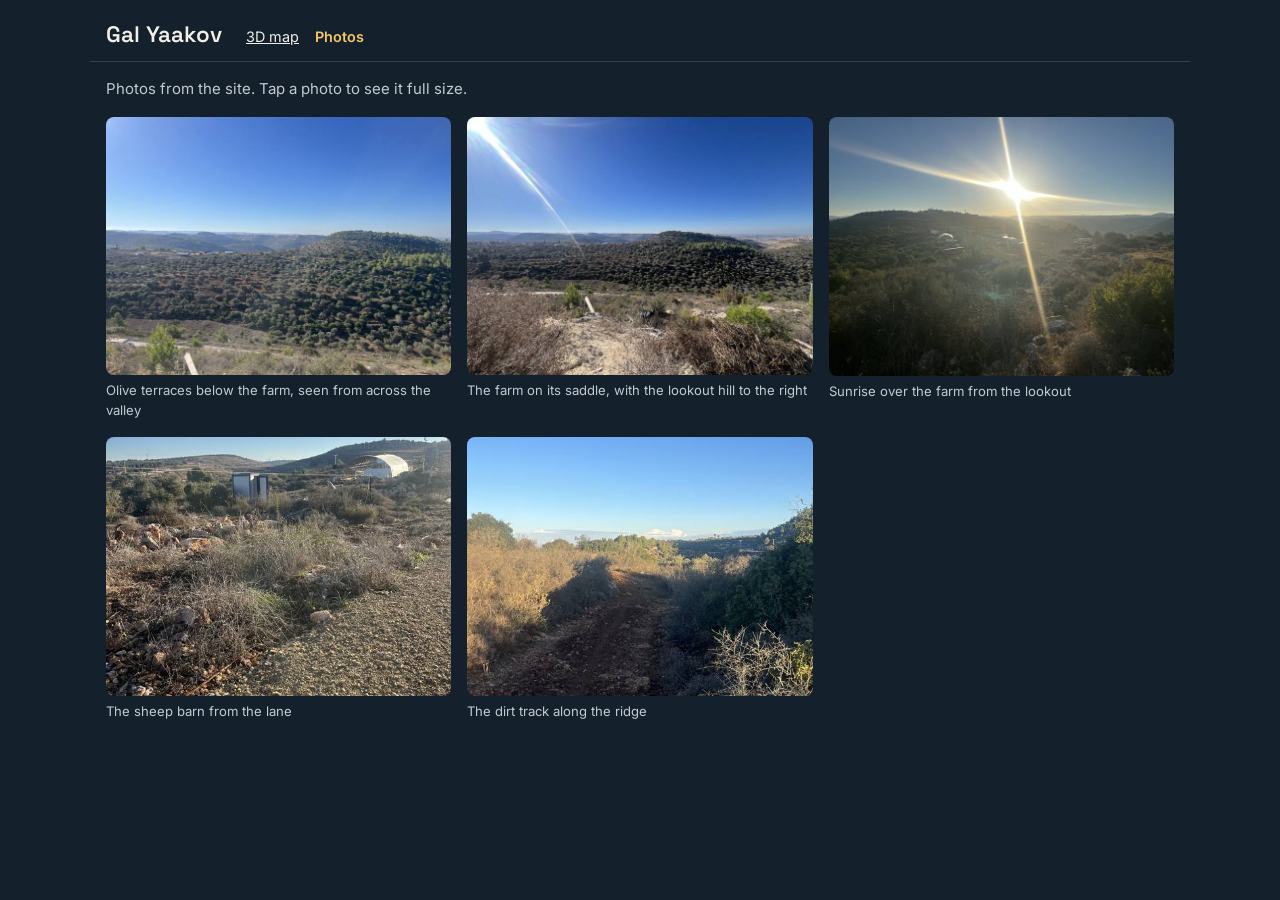
<file: gallery.html>
<!doctype html>
<html lang="en">
<head>
<meta charset="utf-8">
<meta name="viewport" content="width=device-width, initial-scale=1, viewport-fit=cover">
<title>Gal Yaakov Photos</title>
<link rel="stylesheet" href="https://fonts.googleapis.com/css2?family=Inter:wght@400;500;600&family=Space+Grotesk:wght@500;600&display=swap">
<link rel="stylesheet" href="css/gallery.css">
</head>
<body>
<header class="top">
  <h1>Gal Yaakov</h1>
  <nav class="nav" aria-label="Site"><a href="index.html">3D map</a><a href="gallery.html" aria-current="page">Photos</a></nav>
</header>
<main>
  <p class="lede">Photos from the site. Tap a photo to see it full size.</p>
  <div class="grid">
    <figure><a href="img/olive-terraces.jpg" data-full="img/olive-terraces.jpg"><img src="img/olive-terraces-thumb.jpg" alt="Olive terraces below the farm, seen from across the valley" loading="lazy" width="1600" height="1200"></a><figcaption>Olive terraces below the farm, seen from across the valley</figcaption></figure>
    <figure><a href="img/valley-view.jpg" data-full="img/valley-view.jpg"><img src="img/valley-view-thumb.jpg" alt="The farm on its saddle, with the lookout hill to the right" loading="lazy" width="1600" height="1200"></a><figcaption>The farm on its saddle, with the lookout hill to the right</figcaption></figure>
    <figure><a href="img/sunrise.jpg" data-full="img/sunrise.jpg"><img src="img/sunrise-thumb.jpg" alt="Sunrise over the farm from the lookout" loading="lazy" width="1600" height="1200"></a><figcaption>Sunrise over the farm from the lookout</figcaption></figure>
    <figure><a href="img/barn.jpg" data-full="img/barn.jpg"><img src="img/barn-thumb.jpg" alt="The sheep barn from the lane" loading="lazy" width="1200" height="1600"></a><figcaption>The sheep barn from the lane</figcaption></figure>
    <figure><a href="img/track.jpg" data-full="img/track.jpg"><img src="img/track-thumb.jpg" alt="The dirt track along the ridge" loading="lazy" width="1200" height="1600"></a><figcaption>The dirt track along the ridge</figcaption></figure>
  </div>
</main>
<div class="viewer" id="viewer" hidden>
  <button type="button" id="close" aria-label="Close photo">Close</button>
  <img id="big" alt="">
  <p id="cap"></p>
</div>
<script src="js/gallery.js"></script>
</body>
</html>
</file>
<file: css/gallery.css>
/* Photo page: same colours and type as the 3D map, laid out as a simple grid. */
:root{--bg:#14202b;--panel:#1d2c3a;--line:rgba(255,255,255,.14);--text:#f2efe6;--muted:#c3cbd1;--sun:#f4c765;
  --display:"Space Grotesk",system-ui,sans-serif;--body:"Inter",system-ui,sans-serif;color-scheme:dark}
*{box-sizing:border-box}
[hidden]{display:none!important}
body{margin:0;background:var(--bg);color:var(--text);font:400 15px/1.5 var(--body)}
.top,main{max-width:1100px;margin:0 auto;padding-left:max(16px,env(safe-area-inset-left,0px));padding-right:max(16px,env(safe-area-inset-right,0px))}
.top{display:flex;flex-wrap:wrap;gap:8px 24px;align-items:baseline;padding-block:20px 12px;border-bottom:1px solid var(--line)}
h1{font:600 1.4rem var(--display);margin:0}
.nav{display:flex;gap:16px;font-size:.9rem}
.nav a{color:var(--text)}
.nav a[aria-current="page"]{color:var(--sun);text-decoration:none;font-weight:600}
a:focus-visible,button:focus-visible{outline:2px solid var(--sun);outline-offset:2px}
main{padding-block:16px 40px}
.lede{color:var(--muted);margin:0 0 16px}
.grid{display:grid;grid-template-columns:repeat(auto-fill,minmax(260px,1fr));gap:16px}
figure{margin:0;display:flex;flex-direction:column;gap:6px}
figure a{display:block;border-radius:8px;overflow:hidden;background:var(--panel)}
figure img{display:block;width:100%;height:auto;aspect-ratio:4/3;object-fit:cover}
figcaption{font-size:.82rem;color:var(--muted)}
.viewer{position:fixed;inset:0;background:rgba(8,13,18,.94);display:flex;flex-direction:column;align-items:center;justify-content:center;gap:10px;padding:16px;
  padding-top:calc(16px + env(safe-area-inset-top,0px));padding-bottom:calc(16px + env(safe-area-inset-bottom,0px))}
.viewer img{max-width:100%;max-height:calc(100% - 90px);object-fit:contain;border-radius:6px}
.viewer p{margin:0;font-size:.85rem;color:var(--muted);text-align:center}
.viewer button{font:500 .85rem var(--body);color:var(--text);background:var(--panel);border:1px solid var(--line);border-radius:999px;padding:8px 14px;cursor:pointer;align-self:flex-end}
</file>
